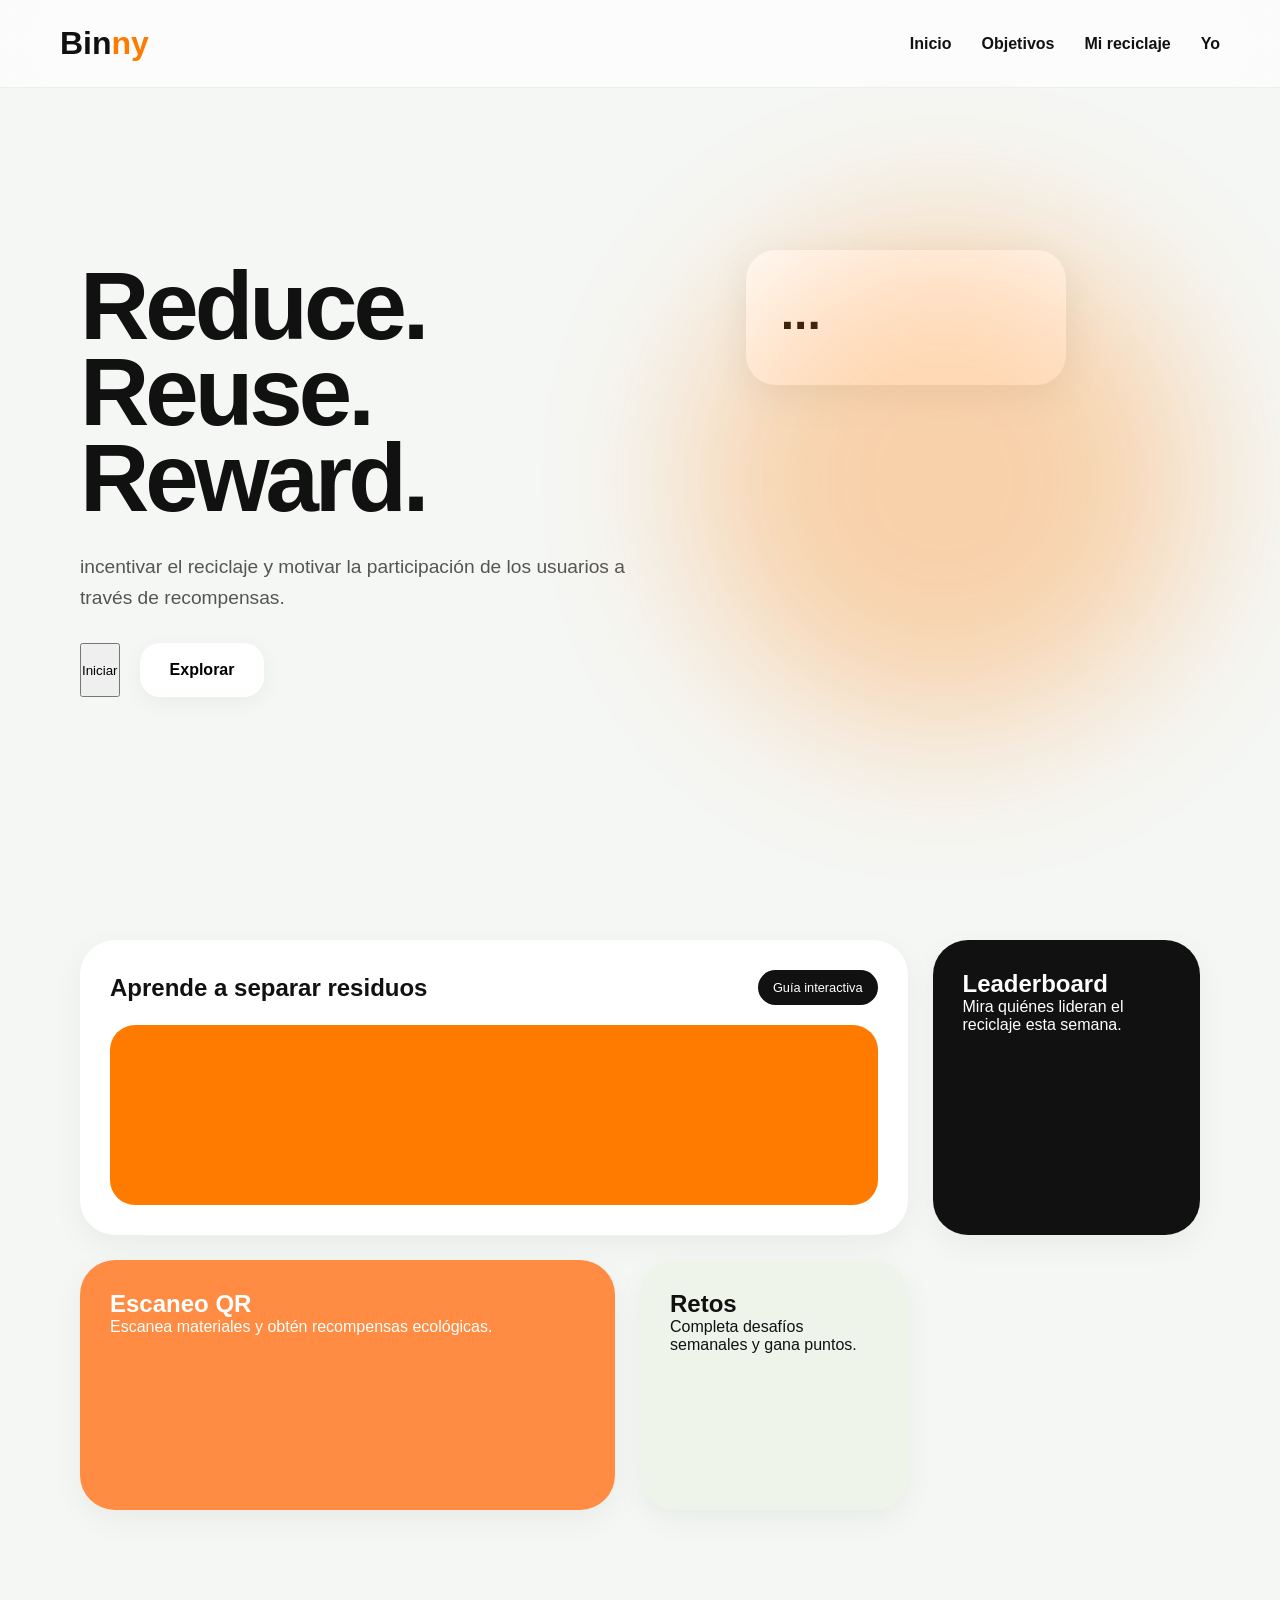
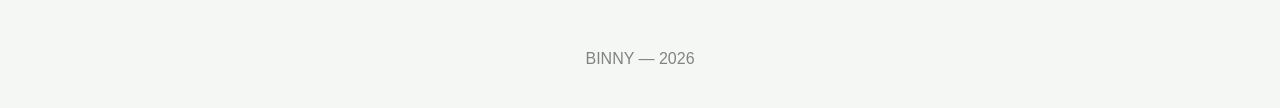
<file: index.html>
<!DOCTYPE html>
<html lang="es">

<head>

    <meta charset="UTF-8">
    <meta name="viewport" content="width=device-width, initial-scale=1.0">

    <title>BINNY</title>

    <link rel="stylesheet" href="principal.css">

</head>

<body>

    <!-- barrita de navegacion -->

    <header class="navbar">

        <div class="logo">
            Bin<span>ny</span>
        </div>

        <nav>

            <a href="">Inicio</a>
            <a href="">Objetivos</a>
            <a href="">Mi reciclaje</a>
            <a href="">Yo</a>

        </nav>

    </header>


    <!-- principal -->

    <section class="principal">

        <div class="principal-left">

            <h1>
               Reduce. Reuse. Reward.
         </h1>

            <p>
                 incentivar el reciclaje y motivar la 
participación de los usuarios a través de recompensas.
            </p>

            <div class="principal-buttons">

                <button onclick="location.href='./iniciarsesion.html'">
                  Iniciar
                </button>

                <button class="secondary-btn">
                    Explorar
                </button>

            </div>

        </div>


        <!-- HERO RIGHT -->

        <div class="hero-right">

            <div class="floating-card big-card">

                <h3>...</h3>
                <p></p>

            </div>

            <div class="circle-glow"></div>

        </div>

    </section>


    <!-- GRID SECTION -->

    <section class="dashboard-grid">

        <div class="grid-card wide">

            <div class="card-top">

                <h2>Aprende a separar residuos</h2>

                <span>Guía interactiva</span>

            </div>

            <div class="fake-map"></div>

        </div>


        <div class="grid-card dark">

            <h2>Leaderboard</h2>

            <p>
                Mira quiénes lideran el reciclaje esta semana.
            </p>

        </div>


        <div class="grid-card orange">

            <h2>Escaneo QR</h2>

            <p>
                Escanea materiales y obtén recompensas ecológicas.
            </p>

        </div>


        <div class="grid-card light">

            <h2>Retos</h2>

            <p>
                Completa desafíos semanales y gana puntos.
            </p>

        </div>

    </section>


    <!-- FOOTER -->

    <footer>

        <p>
            BINNY — 2026
        </p>

    </footer>

    <script src="script.js"></script>

</body>

</html>
</file>
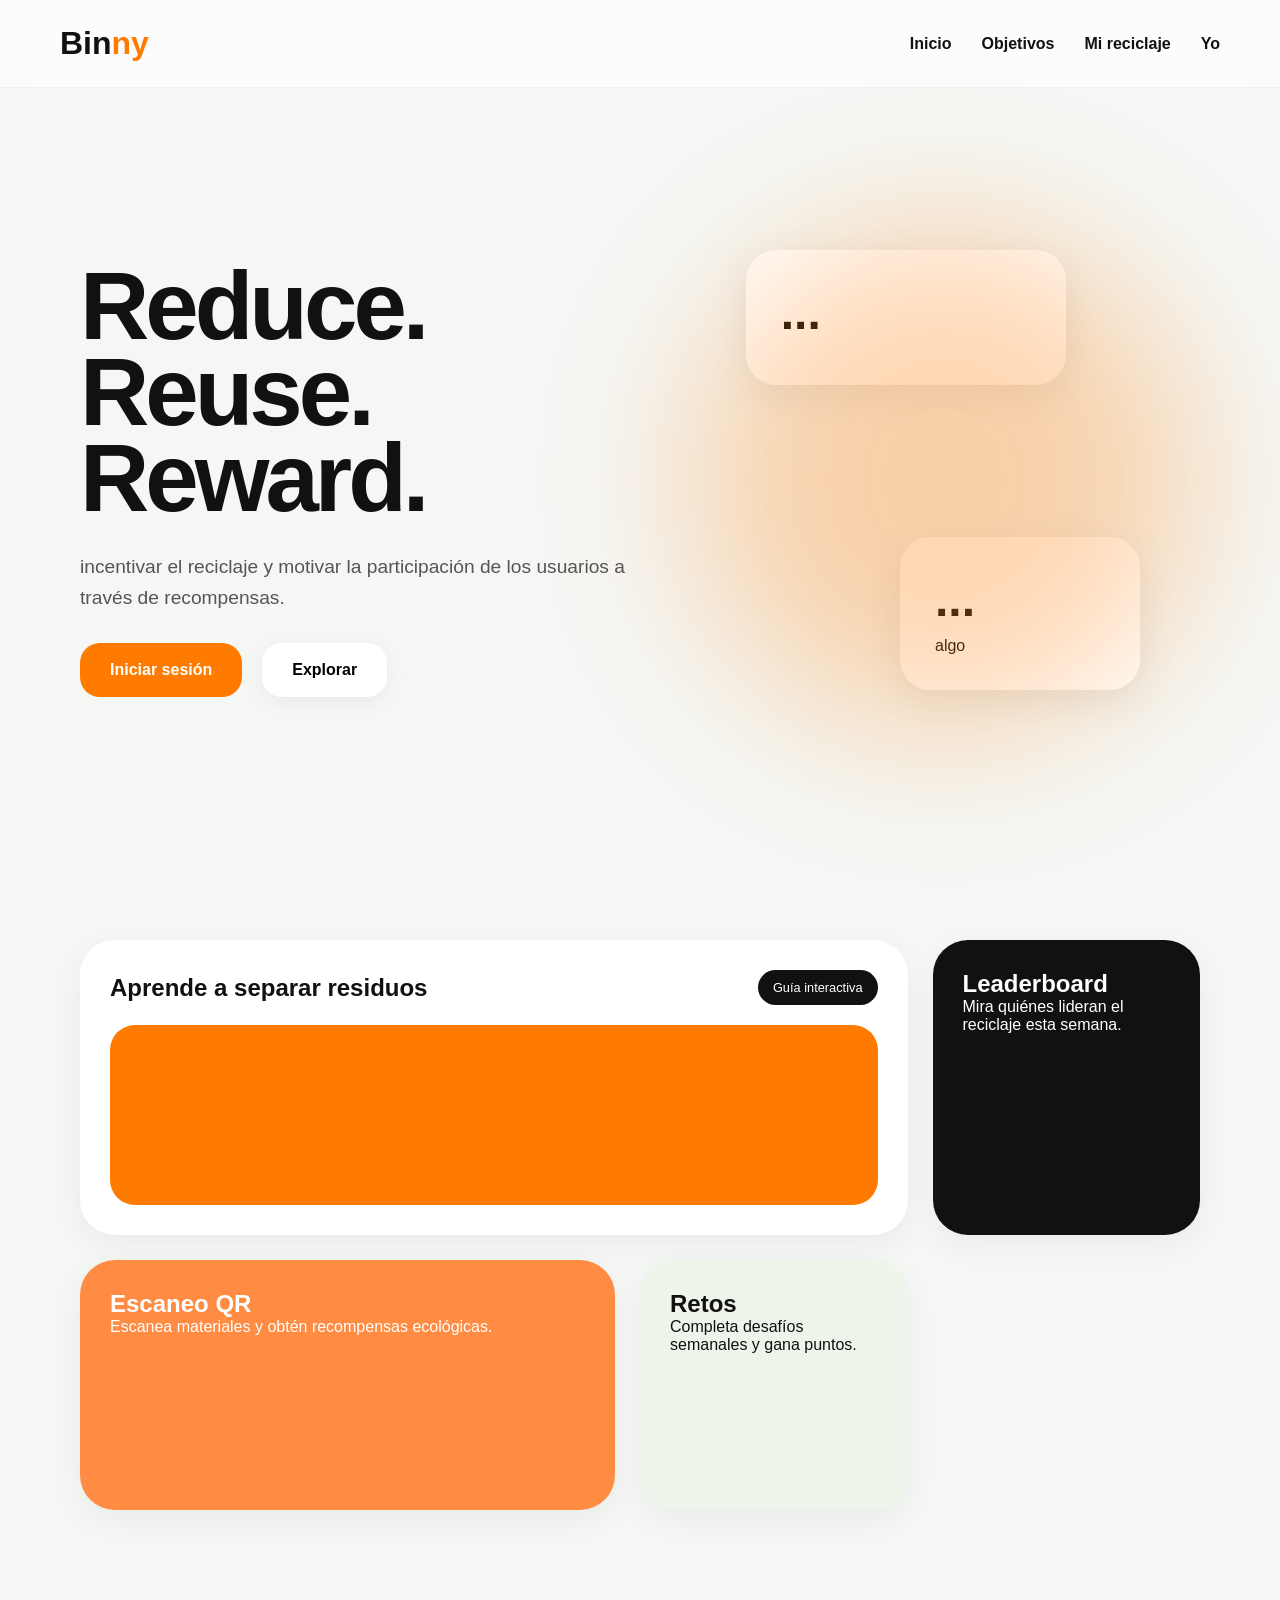
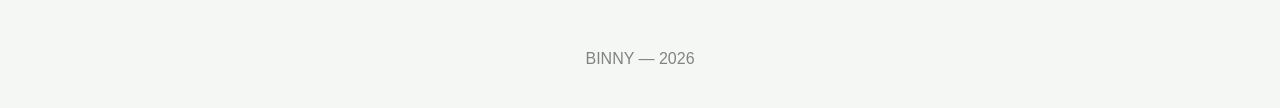
<file: indexl.html>
<!DOCTYPE html>
<html lang="es">

<head>

    <meta charset="UTF-8">
    <meta name="viewport" content="width=device-width, initial-scale=1.0">

    <title>BINNY</title>

    <link rel="stylesheet" href="principal.css">

</head>

<body>

    <!-- barrita de navegacion -->

    <header class="navbar">

        <div class="logo">
            Bin<span>ny</span>
        </div>

        <nav>

            <a href="">Inicio</a>
            <a href="">Objetivos</a>
            <a href="">Mi reciclaje</a>
            <a href="">Yo</a>

        </nav>

    </header>


    <!-- principal -->

    <section class="principal">

        <div class="principal-left">

            <h1>
               Reduce. Reuse. Reward.
         </h1>

            <p>
                 incentivar el reciclaje y motivar la 
participación de los usuarios a través de recompensas.
            </p>

            <div class="principal-buttons">

                <button class="primary-btn" onclick="window.location.href='../iniciarsesion/iniciarsesion.html'">
                    Iniciar sesión
                </button>

                <button class="secondary-btn">
                    Explorar
                </button>

            </div>

        </div>


        <!-- HERO RIGHT -->

        <div class="hero-right">

            <div class="floating-card big-card">

                <h3>...</h3>
                <p></p>

            </div>

            <div class="floating-card small-card">

                <h3>...</h3>
                <p>algo</p>

            </div>

            <div class="circle-glow"></div>

        </div>

    </section>


    <!-- GRID SECTION -->

    <section class="dashboard-grid">

        <div class="grid-card wide">

            <div class="card-top">

                <h2>Aprende a separar residuos</h2>

                <span>Guía interactiva</span>

            </div>

            <div class="fake-map"></div>

        </div>


        <div class="grid-card dark">

            <h2>Leaderboard</h2>

            <p>
                Mira quiénes lideran el reciclaje esta semana.
            </p>

        </div>


        <div class="grid-card orange">

            <h2>Escaneo QR</h2>

            <p>
                Escanea materiales y obtén recompensas ecológicas.
            </p>

        </div>


        <div class="grid-card light">

            <h2>Retos</h2>

            <p>
                Completa desafíos semanales y gana puntos.
            </p>

        </div>

    </section>


    <!-- FOOTER -->

    <footer>

        <p>
            BINNY — 2026
        </p>

    </footer>

    <script src="script.js"></script>

</body>

</html>
</file>
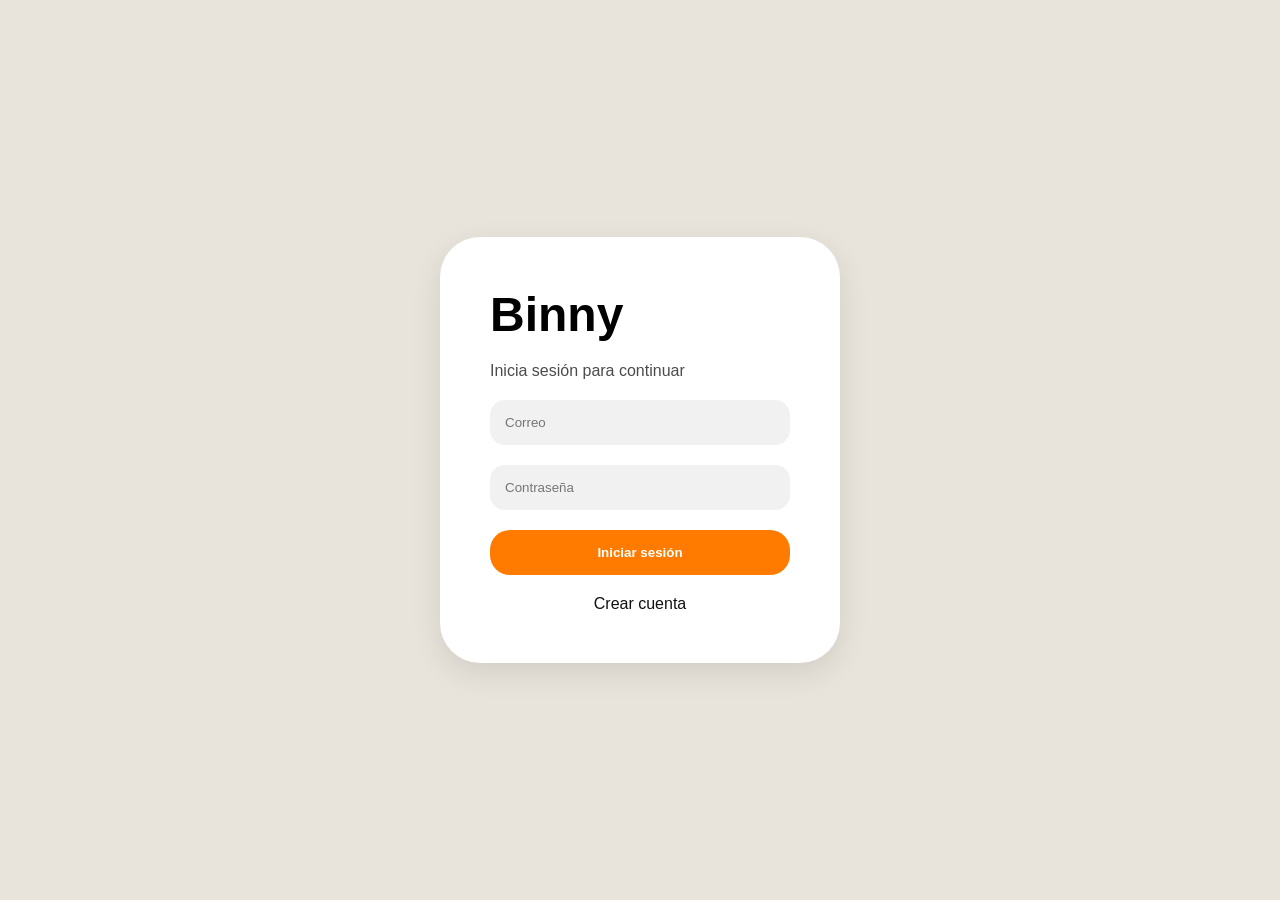
<file: iniciarsesion.html>
<!DOCTYPE html>
<html lang="es">
<head>

<meta charset="UTF-8">
<meta name="viewport" content="width=device-width, initial-scale=1.0">

<title>Login Binny</title>

<link rel="stylesheet" href="login.css">

</head>

<body>

<div class="login-container">

    <div class="login-card">

        <h1>Binny</h1>

        <p>
            Inicia sesión para continuar
        </p>

        <input type="email" placeholder="Correo">

        <input type="password" placeholder="Contraseña">

        <button class="primary-btn" onclick="window.location.href='perfil.html'">
            Iniciar sesión
        </button>

        <a href="">
            Crear cuenta
        </a>

    </div>

</div>

</body>
</html>
</file>
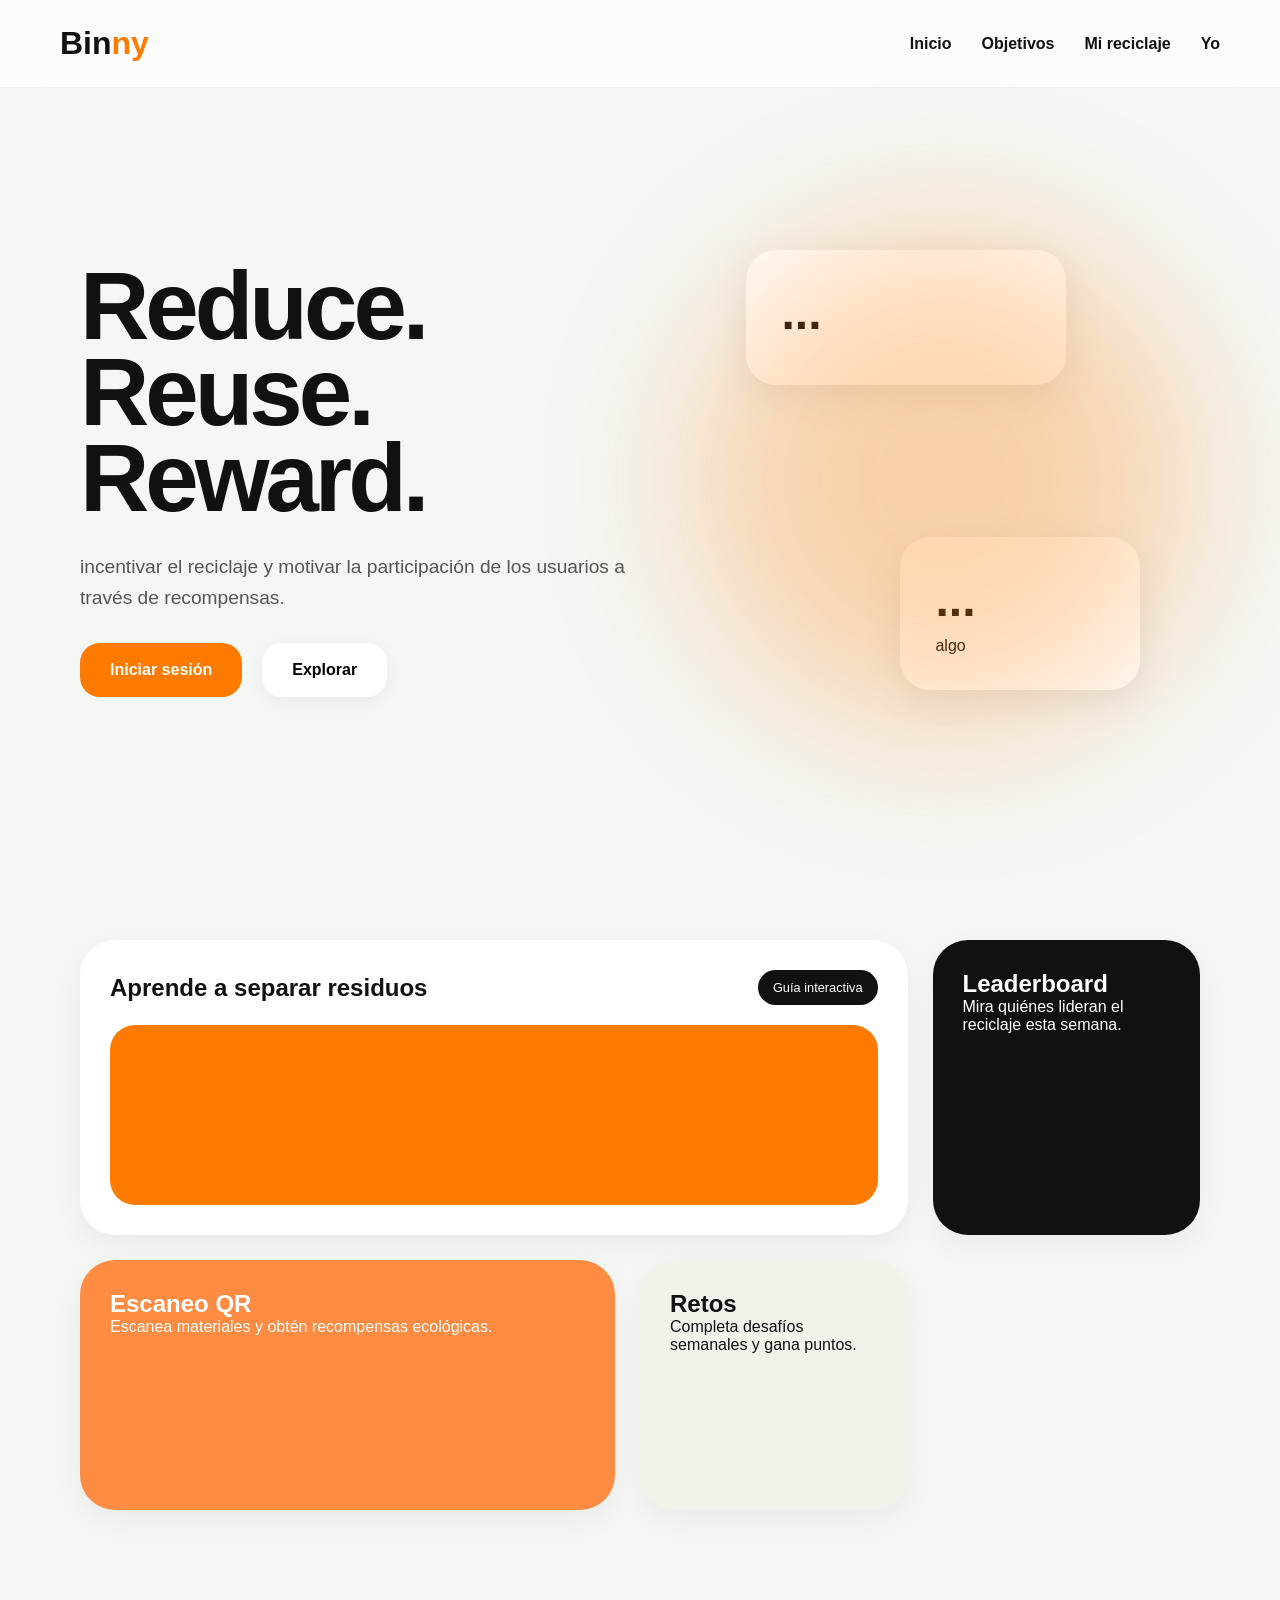
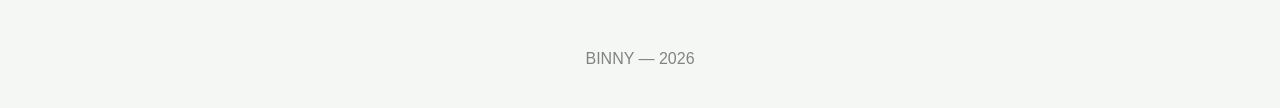
<file: principal.html>
<!DOCTYPE html>
<html lang="es">

<head>

    <meta charset="UTF-8">
    <meta name="viewport" content="width=device-width, initial-scale=1.0">

    <title>BINNY</title>

    <link rel="stylesheet" href="principal.css">

</head>

<body>

    <!-- barrita de navegacion -->

    <header class="navbar">

        <div class="logo">
            Bin<span>ny</span>
        </div>

        <nav>

            <a href="">Inicio</a>
            <a href="">Objetivos</a>
            <a href="">Mi reciclaje</a>
            <a href="">Yo</a>

        </nav>

    </header>


    <!-- principal -->

    <section class="principal">

        <div class="principal-left">

            <h1>
               Reduce. Reuse. Reward.
         </h1>

            <p>
                 incentivar el reciclaje y motivar la 
participación de los usuarios a través de recompensas.
            </p>

            <div class="principal-buttons">

                <button class="primary-btn" onclick="window.location.href='../iniciarsesion/iniciarsesion.html'">
                    Iniciar sesión
                </button>

                <button class="secondary-btn">
                    Explorar
                </button>

            </div>

        </div>


        <!-- HERO RIGHT -->

        <div class="hero-right">

            <div class="floating-card big-card">

                <h3>...</h3>
                <p></p>

            </div>

            <div class="floating-card small-card">

                <h3>...</h3>
                <p>algo</p>

            </div>

            <div class="circle-glow"></div>

        </div>

    </section>


    <!-- GRID SECTION -->

    <section class="dashboard-grid">

        <div class="grid-card wide">

            <div class="card-top">

                <h2>Aprende a separar residuos</h2>

                <span>Guía interactiva</span>

            </div>

            <div class="fake-map"></div>

        </div>


        <div class="grid-card dark">

            <h2>Leaderboard</h2>

            <p>
                Mira quiénes lideran el reciclaje esta semana.
            </p>

        </div>


        <div class="grid-card orange">

            <h2>Escaneo QR</h2>

            <p>
                Escanea materiales y obtén recompensas ecológicas.
            </p>

        </div>


        <div class="grid-card light">

            <h2>Retos</h2>

            <p>
                Completa desafíos semanales y gana puntos.
            </p>

        </div>

    </section>


    <!-- FOOTER -->

    <footer>

        <p>
            BINNY — 2026
        </p>

    </footer>

    <script src="script.js"></script>

</body>

</html>
</file>
<file: principal.css>
*{
    margin:0;
    padding:0;
    box-sizing:border-box;
}

body{

    font-family:Arial, Helvetica, sans-serif;

    background:#f5f7f4;

    color:#111;

    overflow-x:hidden;
}


/* NAVBAR */

.navbar{

    width:100%;

    display:flex;
    justify-content:space-between;
    align-items:center;

    padding:25px 60px;

    position:fixed;

    top:0;

    z-index:1000;

    backdrop-filter:blur(20px);

    background:rgba(255,255,255,0.6);

    border-bottom:1px solid rgba(0,0,0,0.05);
}

.logo{

    font-size:2rem;
    font-weight:900;
}

.logo span{

    color:#ff7b00;
}

nav{

    display:flex;
    gap:30px;
}

nav a{

    text-decoration:none;

    color:#111;

    font-weight:bold;

    transition:0.3s;
}

nav a:hover{

    opacity:0.6;
}


/* principal */

.principal{
    min-height:100vh;

    display:grid;

    grid-template-columns:1.1fr 1fr;

    align-items:center;

    padding:120px 80px 60px;

    gap:40px;
}


/* HERO LEFT */

.principal-left{

    display:flex;
    flex-direction:column;

    gap:30px;
}

.tag{

    width:max-content;

    padding:12px 20px;

    background:white;

    border-radius:999px;

    font-size:0.9rem;

    box-shadow:0 5px 20px rgba(0,0,0,0.05);
}

.principal-left h1{

    font-size:6rem;

    line-height:0.9;

    letter-spacing:-4px;
}

.principal-left p{

    font-size:1.2rem;

    max-width:600px;

    line-height:1.6;

    opacity:0.7;
}

.principal-buttons{

    display:flex;

    gap:20px;
}

.primary-btn{

    padding:18px 30px;

    border:none;

    border-radius:20px;

    background:#ff7b00;

    color:white;

    font-size:1rem;

    font-weight:bold;

    cursor:pointer;

    transition:0.3s;
}

.primary-btn:hover{

    transform:translateY(-3px);
}

.secondary-btn{

    padding:18px 30px;

    border:none;

    border-radius:20px;

    background:white;

    font-size:1rem;

    font-weight:bold;

    cursor:pointer;

    box-shadow:0 5px 20px rgba(0,0,0,0.05);
}


/* HERO RIGHT */

.hero-right{

    position:relative;

    height:700px;

    display:flex;
    justify-content:center;
    align-items:center;
}

.circle-glow{

    width:500px;
    height:500px;

    background:#ff7b00;

    border-radius:50%;

    filter:blur(80px);

    opacity:0.3;

    position:absolute;
}

.floating-card{

    position:absolute;

    background:white;

    border-radius:30px;

    padding:35px;

    box-shadow:0 10px 40px rgba(0,0,0,0.08);

    backdrop-filter:blur(10px);
}

.big-card{

    width:320px;

    top:120px;
    left:60px;
}

.small-card{

    width:240px;

    bottom:140px;
    right:60px;
}

.floating-card h3{

    font-size:3rem;

    margin-bottom:10px;
}


/* GRID */

.dashboard-grid{

    padding:40px 80px 100px;

    display:grid;

    grid-template-columns:2fr 1fr 1fr;

    gap:25px;
}

.grid-card{

    background:white;

    border-radius:35px;

    padding:30px;

    min-height:250px;

    box-shadow:0 10px 30px rgba(0,0,0,0.05);

    transition:0.3s;
}

.grid-card:hover{

    transform:translateY(-5px);
}

.wide{

    grid-column:span 2;
}

.dark{

    background:#111;

    color:white;
}

.orange{

    background:#ff8c42;

    color:white;
}

.light{

    background:#eef4ea;
}

.card-top{

    display:flex;
    justify-content:space-between;
    align-items:center;

    margin-bottom:20px;
}

.card-top span{

    background:#111;

    color:white;

    padding:10px 15px;

    border-radius:999px;

    font-size:0.8rem;
}

.fake-map{

    width:100%;
    height:180px;

    border-radius:25px;

    background:
    linear-gradient(
        135deg,
        #ff7b00,
        #ff7b00
    );
}


/* FOOTER */

footer{

    padding:40px;

    text-align:center;

    opacity:0.5;
}
</file>
<file: login.css>
*{
    margin:0;
    padding:0;
    box-sizing:border-box;
}

body{

    font-family:Arial;

    background:#e9e4db;

    height:100vh;

    display:flex;
    justify-content:center;
    align-items:center;
}

.login-container{

    width:100%;
    display:flex;
    justify-content:center;
}

.login-card{

    width:400px;

    background:white;

    padding:50px;

    border-radius:40px;

    box-shadow:0 10px 30px rgba(0,0,0,0.1);

    display:flex;
    flex-direction:column;

    gap:20px;
}

.login-card h1{

    font-size:3rem;
}

.login-card p{

    opacity:0.7;
}

.login-card input{

    padding:15px;

    border:none;

    background:#f1f1f1;

    border-radius:15px;
}

.login-card button{

    padding:15px;

    border:none;

    border-radius:20px;

    background:#ff7b00;

    color:white;

    font-weight:bold;

    cursor:pointer;
}

.login-card a{

    text-align:center;

    color:#111;

    text-decoration:none;
}
</file>
